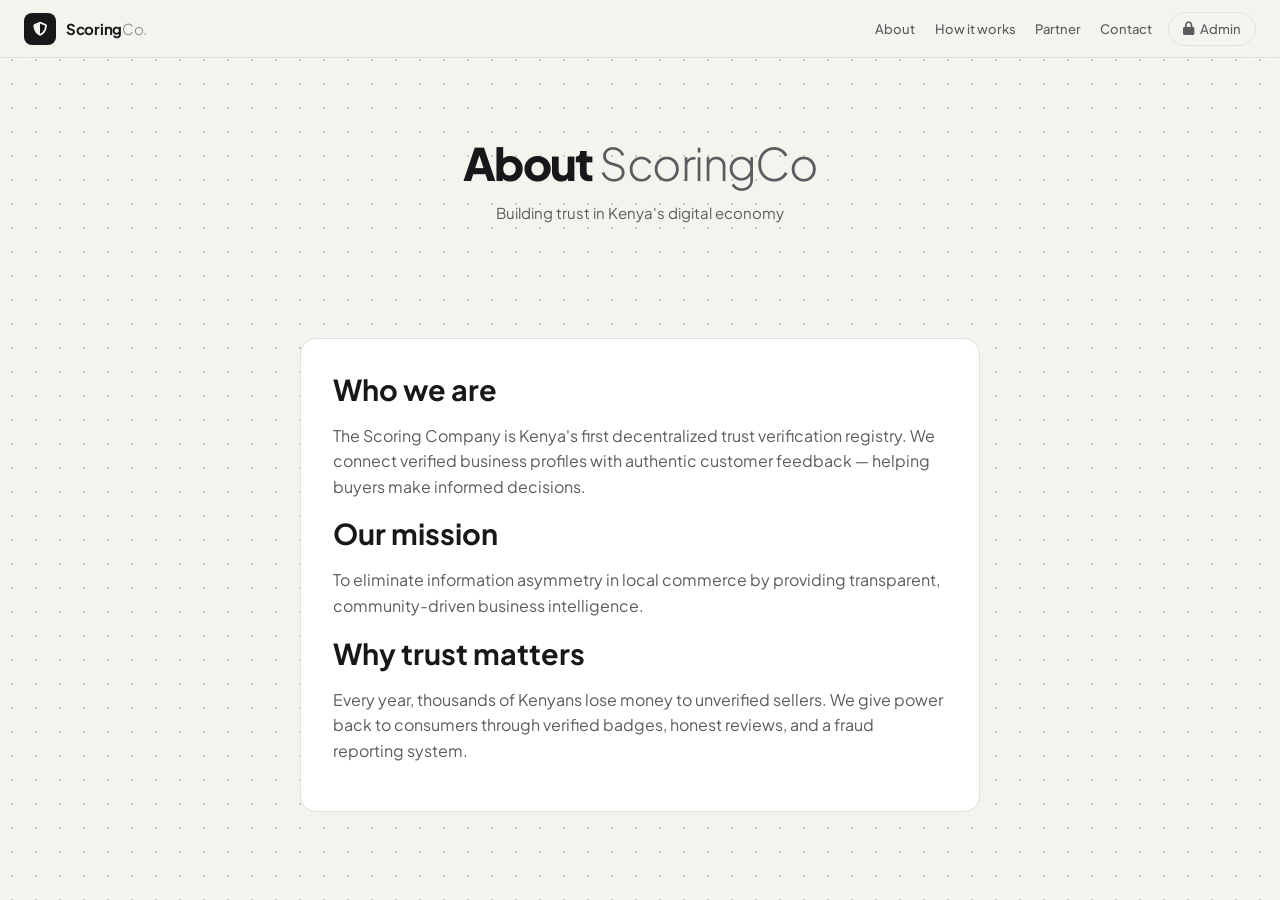
<file: about.html>
<!-- about.html -->
<!DOCTYPE html>
<html lang="en">
<head>
  <meta charset="UTF-8">
  <meta name="viewport" content="width=device-width, initial-scale=1.0">
  <title>About · The Scoring Company</title>
  <link href="https://fonts.googleapis.com/css2?family=Plus+Jakarta+Sans:wght@300;400;500;600;700;800&display=swap" rel="stylesheet">
  <link rel="stylesheet" href="https://cdnjs.cloudflare.com/ajax/libs/font-awesome/6.4.0/css/all.min.css">
  <link rel="stylesheet" href="style.css">
  <style>
    .page-content { background: var(--surface); border-radius: var(--r-lg); border: 1px solid var(--border); padding: 2rem; margin-top: 2rem; }
    .page-content h2 { font-size: 1.8rem; font-weight: 700; margin-bottom: 1rem; }
    .page-content p { margin-bottom: 1rem; color: var(--text-2); line-height: 1.6; }
  </style>
</head>
<body>
<header class="hdr"><a class="logo" href="index.html"><div class="logo-mark"><i class="fas fa-shield-halved"></i></div><span class="logo-text">Scoring<span>Co.</span></span></a>
  <nav class="nav-links"><a href="about.html" class="nav-link">About</a><a href="how-it-works.html" class="nav-link">How it works</a><a href="partner.html" class="nav-link">Partner</a><a href="contact.html" class="nav-link">Contact</a></nav>
  <div class="hdr-right"><a href="admin.html"><button class="btn-ghost"><i class="fas fa-lock"></i> Admin</button></a></div>
</header>
<main class="wrap"><div class="hero"><h1>About <em>ScoringCo</em></h1><p>Building trust in Kenya's digital economy</p></div>
<div class="page-content"><h2>Who we are</h2><p>The Scoring Company is Kenya's first decentralized trust verification registry. We connect verified business profiles with authentic customer feedback — helping buyers make informed decisions.</p>
<h2>Our mission</h2><p>To eliminate information asymmetry in local commerce by providing transparent, community-driven business intelligence.</p>
<h2>Why trust matters</h2><p>Every year, thousands of Kenyans lose money to unverified sellers. We give power back to consumers through verified badges, honest reviews, and a fraud reporting system.</p></div>
</main>
</body>
</html>
</file>
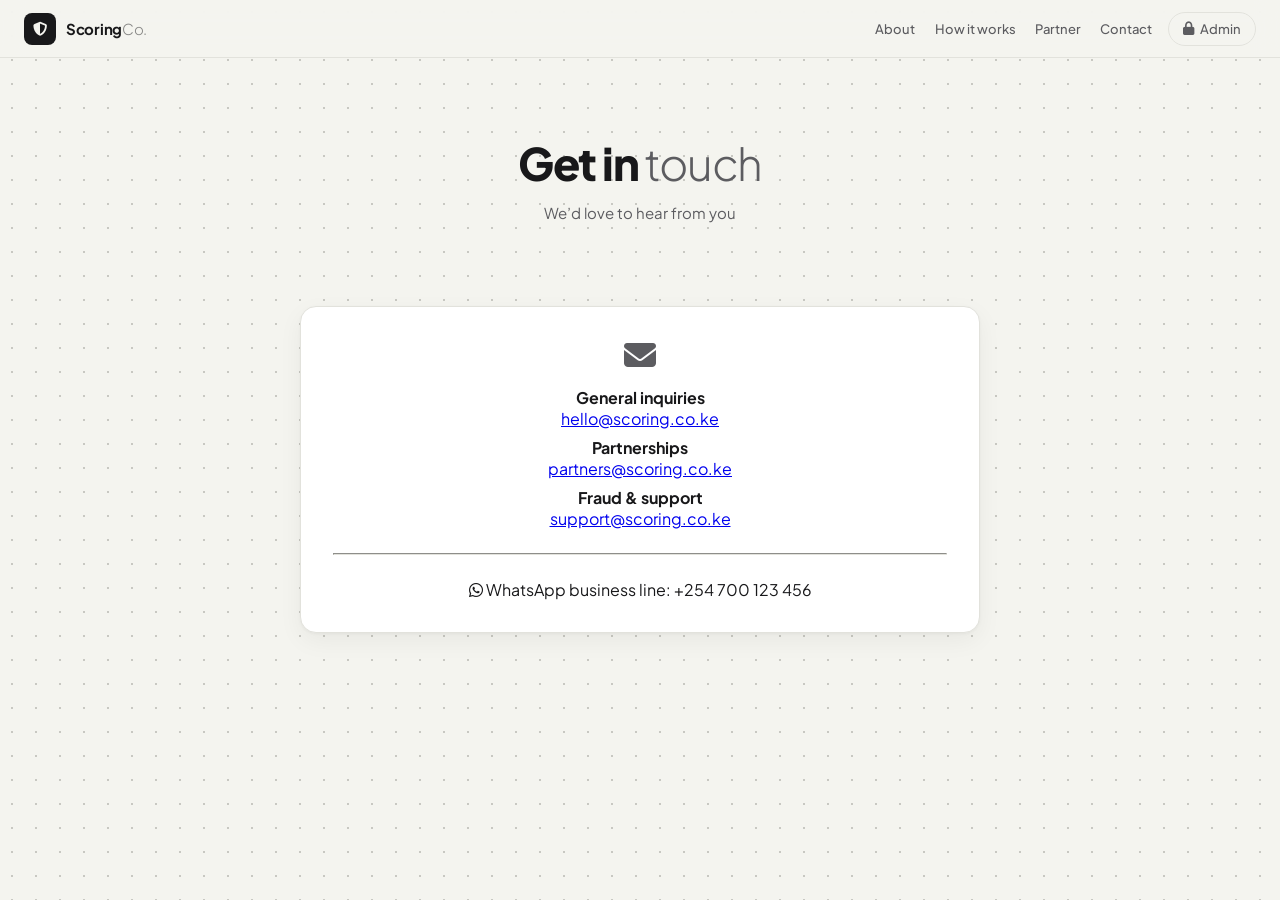
<file: contact.html>
<!-- contact.html -->
<!DOCTYPE html>
<html lang="en">
<head>
  <meta charset="UTF-8">
  <meta name="viewport" content="width=device-width, initial-scale=1.0">
  <title>Contact · The Scoring Company</title>
  <link href="https://fonts.googleapis.com/css2?family=Plus+Jakarta+Sans:wght@300;400;500;600;700;800&display=swap" rel="stylesheet">
  <link rel="stylesheet" href="https://cdnjs.cloudflare.com/ajax/libs/font-awesome/6.4.0/css/all.min.css">
  <link rel="stylesheet" href="style.css">
</head>
<body>
<header class="hdr"><a class="logo" href="index.html"><div class="logo-mark"><i class="fas fa-shield-halved"></i></div><span class="logo-text">Scoring<span>Co.</span></span></a>
  <nav class="nav-links"><a href="about.html" class="nav-link">About</a><a href="how-it-works.html" class="nav-link">How it works</a><a href="partner.html" class="nav-link">Partner</a><a href="contact.html" class="nav-link">Contact</a></nav>
  <div class="hdr-right"><a href="admin.html"><button class="btn-ghost"><i class="fas fa-lock"></i> Admin</button></a></div>
</header>
<main class="wrap"><div class="hero"><h1>Get in <em>touch</em></h1><p>We’d love to hear from you</p></div>
<div class="search-card" style="padding:2rem; text-align:center;"><i class="fas fa-envelope" style="font-size:2rem; color:var(--text-2); margin-bottom:1rem;"></i>
  <p style="margin-bottom:0.5rem;"><strong>General inquiries</strong><br><a href="mailto:hello@scoring.co.ke">hello@scoring.co.ke</a></p>
  <p style="margin-bottom:0.5rem;"><strong>Partnerships</strong><br><a href="mailto:partners@scoring.co.ke">partners@scoring.co.ke</a></p>
  <p><strong>Fraud & support</strong><br><a href="mailto:support@scoring.co.ke">support@scoring.co.ke</a></p>
  <hr style="margin:1.5rem 0; border-color:var(--border);"><p><i class="fab fa-whatsapp"></i> WhatsApp business line: +254 700 123 456</p></div>
</main>
</body>
</html>
</file>
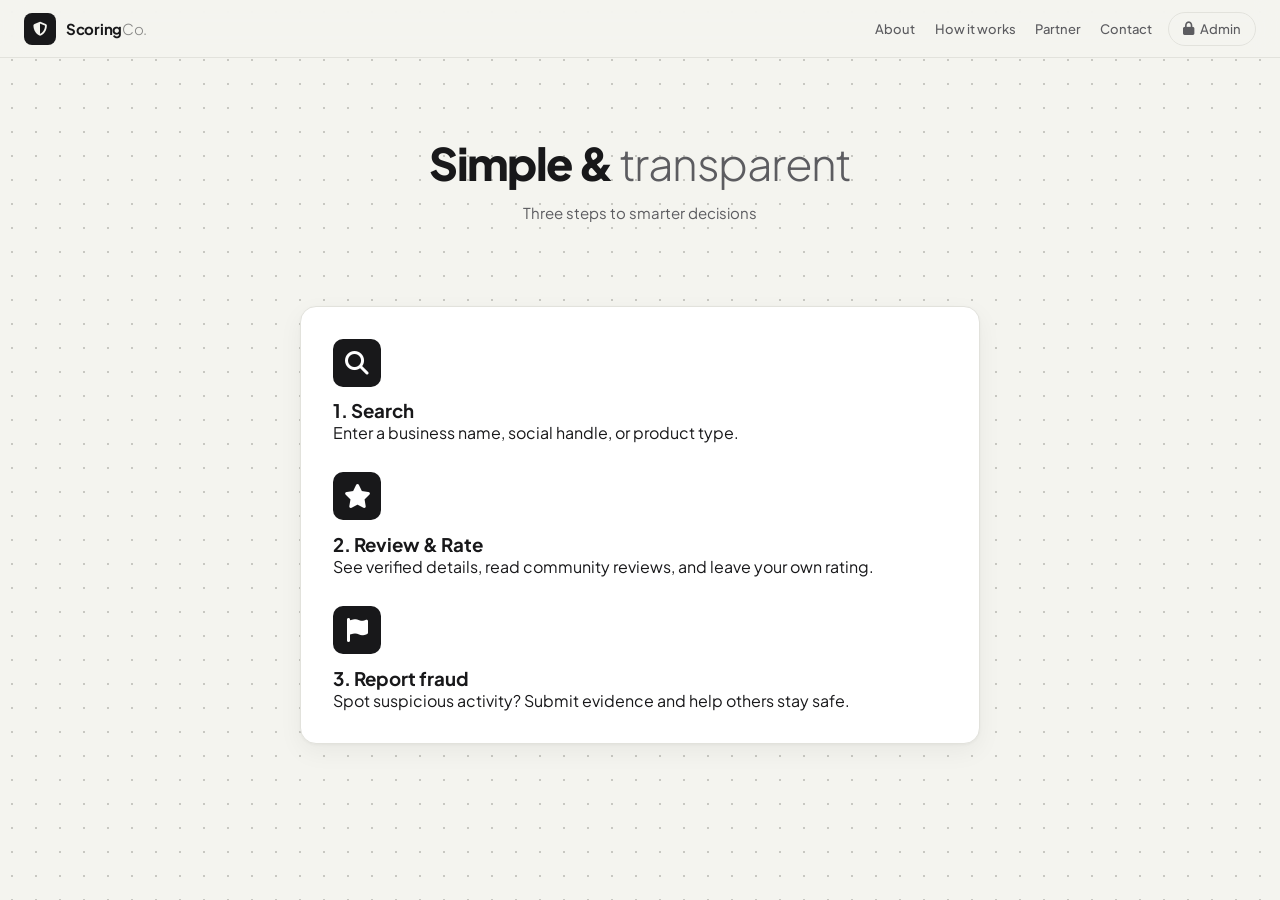
<file: how-it-works.html>
<!-- how-it-works.html -->
<!DOCTYPE html>
<html lang="en">
<head>
  <meta charset="UTF-8">
  <meta name="viewport" content="width=device-width, initial-scale=1.0">
  <title>How it works · The Scoring Company</title>
  <link href="https://fonts.googleapis.com/css2?family=Plus+Jakarta+Sans:wght@300;400;500;600;700;800&display=swap" rel="stylesheet">
  <link rel="stylesheet" href="https://cdnjs.cloudflare.com/ajax/libs/font-awesome/6.4.0/css/all.min.css">
  <link rel="stylesheet" href="style.css">
</head>
<body>
<header class="hdr"><a class="logo" href="index.html"><div class="logo-mark"><i class="fas fa-shield-halved"></i></div><span class="logo-text">Scoring<span>Co.</span></span></a>
  <nav class="nav-links"><a href="about.html" class="nav-link">About</a><a href="how-it-works.html" class="nav-link">How it works</a><a href="partner.html" class="nav-link">Partner</a><a href="contact.html" class="nav-link">Contact</a></nav>
  <div class="hdr-right"><a href="admin.html"><button class="btn-ghost"><i class="fas fa-lock"></i> Admin</button></a></div>
</header>
<main class="wrap"><div class="hero"><h1>Simple & <em>transparent</em></h1><p>Three steps to smarter decisions</p></div>
<div class="search-card" style="padding:2rem;"><div style="display:flex; flex-direction:column; gap:1.8rem;"><div><i class="fas fa-search" style="font-size:24px; background:var(--text); color:var(--surface); width:48px; height:48px; display:inline-flex; align-items:center; justify-content:center; border-radius:var(--r); margin-bottom:0.8rem;"></i><h3>1. Search</h3><p>Enter a business name, social handle, or product type.</p></div><div><i class="fas fa-star" style="font-size:24px; background:var(--text); color:var(--surface); width:48px; height:48px; display:inline-flex; align-items:center; justify-content:center; border-radius:var(--r); margin-bottom:0.8rem;"></i><h3>2. Review & Rate</h3><p>See verified details, read community reviews, and leave your own rating.</p></div><div><i class="fas fa-flag" style="font-size:24px; background:var(--text); color:var(--surface); width:48px; height:48px; display:inline-flex; align-items:center; justify-content:center; border-radius:var(--r); margin-bottom:0.8rem;"></i><h3>3. Report fraud</h3><p>Spot suspicious activity? Submit evidence and help others stay safe.</p></div></div></div>
</main>
</body>
</html>
</file>
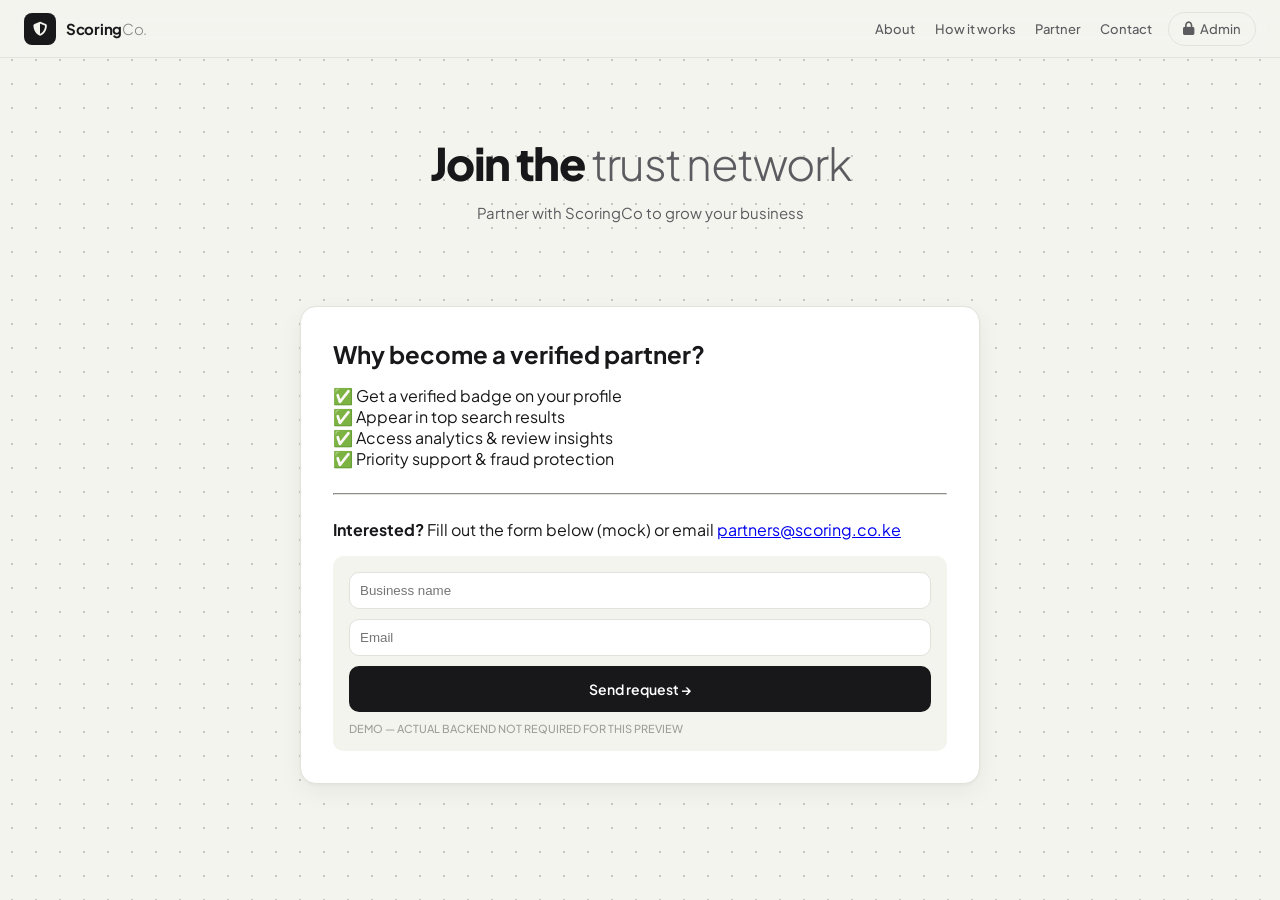
<file: partner.html>
<!-- partner.html -->
<!DOCTYPE html>
<html lang="en">
<head>
  <meta charset="UTF-8">
  <meta name="viewport" content="width=device-width, initial-scale=1.0">
  <title>Become a partner · The Scoring Company</title>
  <link href="https://fonts.googleapis.com/css2?family=Plus+Jakarta+Sans:wght@300;400;500;600;700;800&display=swap" rel="stylesheet">
  <link rel="stylesheet" href="https://cdnjs.cloudflare.com/ajax/libs/font-awesome/6.4.0/css/all.min.css">
  <link rel="stylesheet" href="style.css">
</head>
<body>
<header class="hdr"><a class="logo" href="index.html"><div class="logo-mark"><i class="fas fa-shield-halved"></i></div><span class="logo-text">Scoring<span>Co.</span></span></a>
  <nav class="nav-links"><a href="about.html" class="nav-link">About</a><a href="how-it-works.html" class="nav-link">How it works</a><a href="partner.html" class="nav-link">Partner</a><a href="contact.html" class="nav-link">Contact</a></nav>
  <div class="hdr-right"><a href="admin.html"><button class="btn-ghost"><i class="fas fa-lock"></i> Admin</button></a></div>
</header>
<main class="wrap"><div class="hero"><h1>Join the <em>trust network</em></h1><p>Partner with ScoringCo to grow your business</p></div>
<div class="search-card" style="padding:2rem;"><h2 style="margin-bottom:1rem;">Why become a verified partner?</h2><p>✅ Get a verified badge on your profile<br>✅ Appear in top search results<br>✅ Access analytics & review insights<br>✅ Priority support & fraud protection</p>
<hr style="margin:1.5rem 0; border-color:var(--border);"><p style="margin-bottom:1rem;"><strong>Interested?</strong> Fill out the form below (mock) or email <a href="mailto:partners@scoring.co.ke">partners@scoring.co.ke</a></p>
<div style="background:var(--bg); padding:1rem; border-radius:var(--r);"><input type="text" placeholder="Business name" style="width:100%; padding:10px; margin-bottom:10px; border:1px solid var(--border); border-radius:var(--r);"><input type="email" placeholder="Email" style="width:100%; padding:10px; margin-bottom:10px; border:1px solid var(--border); border-radius:var(--r);"><button class="btn-search" style="width:100%; justify-content:center;">Send request →</button><p class="stat-l" style="margin-top:10px;">Demo — actual backend not required for this preview</p></div></div>
</main>
</body>
</html>
</file>
<file: style.css>
/* style.css */
:root {
  --bg: #F4F4EF;
  --surface: #FFFFFF;
  --raised: #FEFEFE;
  --border: #E2E2DC;
  --border-2: #CECEC8;
  --text: #18181A;
  --text-2: #5C5C60;
  --text-3: #A0A09A;
  --green: #15803D;
  --green-bg: #F0FDF4;
  --green-b: #BBF7D0;
  --red: #DC2626;
  --red-bg: #FEF2F2;
  --red-b: #FECACA;
  --amber: #B45309;
  --amber-bg: #FFFBEB;
  --r: 10px;
  --r-lg: 16px;
  --r-pill: 999px;
}

*, *::before, *::after { box-sizing: border-box; margin: 0; padding: 0; }

body {
  font-family: 'Plus Jakarta Sans', sans-serif;
  background-color: var(--bg);
  background-image: radial-gradient(circle, #C8C8C2 1px, transparent 1px);
  background-size: 24px 24px;
  color: var(--text);
  min-height: 100vh;
  -webkit-font-smoothing: antialiased;
}

/* Header + Navigation */
.hdr {
  background: rgba(244,244,239,0.88);
  backdrop-filter: blur(12px);
  border-bottom: 1px solid var(--border);
  position: sticky; top: 0; z-index: 200;
  padding: 0 1.5rem;
  height: 58px;
  display: flex; align-items: center; justify-content: space-between;
  gap: 1rem;
}

.nav-links {
  display: flex;
  gap: 1.2rem;
  margin-left: auto;
}
.nav-link {
  text-decoration: none;
  font-size: 13px;
  font-weight: 500;
  color: var(--text-2);
  transition: color 0.18s;
}
.nav-link:hover { color: var(--text); }

.logo {
  display: flex; align-items: center; gap: 10px;
  text-decoration: none; color: inherit;
}
.logo-mark {
  width: 32px; height: 32px; border-radius: 8px;
  background: var(--text);
  display: flex; align-items: center; justify-content: center;
}
.logo-mark i { color: var(--bg); font-size: 14px; }
.logo-text { font-size: 15px; font-weight: 700; letter-spacing: -0.02em; }
.logo-text span { font-weight: 300; opacity: 0.5; }

.hdr-right { display: flex; align-items: center; gap: 8px; }
.btn-ghost {
  background: transparent; border: 1px solid var(--border);
  color: var(--text-2); font-family: inherit; font-size: 13px; font-weight: 500;
  padding: 0 14px; height: 34px; border-radius: var(--r-pill);
  cursor: pointer; transition: all .18s;
  display: inline-flex; align-items: center; gap: 6px;
}
.btn-ghost:hover { background: var(--surface); border-color: var(--border-2); color: var(--text); }

.wrap { max-width: 720px; margin: 0 auto; padding: 3rem 1.25rem 5rem; }

.hero { text-align: center; padding: 2rem 1rem 2.5rem; }
.hero-eyebrow {
  display: inline-flex; align-items: center; gap: 6px;
  background: var(--green-bg); border: 1px solid var(--green-b);
  color: var(--green); font-size: 12px; font-weight: 600;
  text-transform: uppercase; padding: 5px 12px; border-radius: var(--r-pill);
  margin-bottom: 1.25rem;
}
.hero h1 {
  font-size: clamp(1.9rem, 5vw, 2.8rem);
  font-weight: 800; letter-spacing: -0.035em; line-height: 1.1;
  margin-bottom: 0.85rem;
}
.hero h1 em { font-style: normal; color: var(--text-2); font-weight: 300; }
.hero p { font-size: 15px; color: var(--text-2); max-width: 420px; margin: 0 auto 2.5rem; line-height: 1.65; }

.search-card {
  background: var(--surface);
  border: 1px solid var(--border);
  border-radius: var(--r-lg);
  box-shadow: 0 1px 3px rgba(0,0,0,.04), 0 8px 24px rgba(0,0,0,.05);
  overflow: hidden;
}
/* Additional styles for new vendor detail sections */

/* Legal info blocks */
.legal-blocks, .owner-info, .phones-list, .locations-list, .payments-list, .links-list {
  display: flex;
  flex-direction: column;
  gap: 8px;
  margin-top: 6px;
}
.legal-item, .phone-item, .location-item, .payment-item {
  font-size: 13px;
  color: var(--text-2);
  display: flex;
  align-items: center;
  gap: 8px;
  flex-wrap: wrap;
}
.legal-item i, .phone-item i, .location-item i, .payment-item i {
  width: 18px;
  color: var(--text-3);
}
.doc-link, .maps-link {
  color: var(--green);
  text-decoration: none;
  font-size: 12px;
  margin-left: 4px;
}
.doc-link:hover, .maps-link:hover {
  text-decoration: underline;
}
.location-item {
  padding: 6px 0;
  border-bottom: 1px dashed var(--border);
}
.location-item:last-child {
  border-bottom: none;
}
.maps-link {
  margin-left: auto;
}

/* Certificate button and modal */
.cert-section {
  margin: 1rem 0 0.5rem;
  text-align: center;
}
.btn-cert {
  background: var(--text);
  color: var(--surface);
  border: none;
  border-radius: var(--r-pill);
  padding: 10px 20px;
  font-size: 13px;
  font-weight: 600;
  cursor: pointer;
  display: inline-flex;
  align-items: center;
  gap: 8px;
  transition: all 0.2s;
}
.btn-cert:hover {
  opacity: 0.9;
  transform: translateY(-1px);
}
.cert-mbox {
  max-width: 520px;
  text-align: center;
  padding: 0;
  overflow: hidden;
}
.cert-header {
  background: var(--text);
  color: var(--surface);
  padding: 1.2rem;
  display: flex;
  align-items: center;
  justify-content: space-between;
  gap: 12px;
}
.cert-header h2 {
  font-size: 1.3rem;
  margin: 0;
  font-weight: 700;
}
.cert-close {
  background: none;
  border: none;
  color: var(--surface);
  font-size: 24px;
  cursor: pointer;
  line-height: 1;
}
.cert-body {
  padding: 1.8rem;
}
.cert-issuer {
  color: var(--text-2);
  margin-bottom: 1.5rem;
  font-size: 13px;
}
.cert-details {
  background: var(--bg);
  border-radius: var(--r);
  padding: 1rem;
  text-align: left;
  margin: 1rem 0;
  border: 1px solid var(--border);
}
.cert-details p {
  margin: 8px 0;
  font-size: 13px;
}
.cert-status {
  color: var(--green);
  font-weight: bold;
}
.cert-seal {
  font-size: 48px;
  color: var(--green);
  margin-top: 10px;
}
.cert-footer {
  padding: 1rem;
  border-top: 1px solid var(--border);
  display: flex;
  justify-content: center;
  gap: 12px;
}
/* Enhanced certificate styles */
.cert-status-badge {
  display: inline-block;
  margin-left: 10px;
  padding: 4px 12px;
  border-radius: var(--r-pill);
  font-size: 11px;
  font-weight: 700;
  text-transform: uppercase;
}
.cert-status-badge.active {
  background: var(--green-bg);
  color: var(--green);
  border: 1px solid var(--green-b);
}
.cert-status-badge.expired {
  background: var(--red-bg);
  color: var(--red);
  border: 1px solid var(--red-b);
}
.cert-mbox-large {
  max-width: 700px;
  max-height: 85vh;
  overflow-y: auto;
}
.cert-badge {
  display: flex;
  justify-content: space-between;
  align-items: center;
  background: var(--bg);
  padding: 10px 15px;
  border-radius: var(--r);
  margin: 15px 0;
  border: 1px solid var(--border);
}
.cert-number {
  font-family: monospace;
  font-weight: bold;
  font-size: 14px;
}
.cert-status {
  font-weight: bold;
  padding: 4px 12px;
  border-radius: var(--r-pill);
}
.cert-status.active {
  background: var(--green-bg);
  color: var(--green);
}
.cert-status.expired {
  background: var(--red-bg);
  color: var(--red);
}
.cert-dates {
  display: flex;
  justify-content: space-between;
  background: var(--surface);
  padding: 8px 12px;
  border-radius: var(--r);
  font-size: 12px;
  border: 1px solid var(--border);
  margin-bottom: 20px;
}
.cert-details-full {
  text-align: left;
  margin-top: 20px;
  border-top: 1px solid var(--border);
  padding-top: 15px;
}
.cert-details-full h4 {
  font-size: 13px;
  font-weight: 700;
  margin: 12px 0 6px;
  color: var(--text-2);
  text-transform: uppercase;
  letter-spacing: 0.5px;
}
.cert-details-full p {
  margin: 5px 0;
  font-size: 12px;
  line-height: 1.4;
}
.cert-locations {
  margin: 5px 0 0 20px;
  font-size: 12px;
}
.cert-locations li {
  margin: 3px 0;
}
.cert-print-date {
  font-size: 10px;
  color: var(--text-3);
  text-align: center;
  margin-top: 20px;
  border-top: 1px dashed var(--border);
  padding-top: 12px;
}
@media print {
  .hdr, .stats, .search-card, .res-hdr, .acts, .rform, .cert-footer button, .cert-close, .btn-cert, .cert-status-badge {
    display: none !important;
  }
  .moverlay {
    position: relative;
    background: white;
    backdrop-filter: none;
  }
  .cert-mbox-large {
    max-width: 100%;
    box-shadow: none;
    border: 1px solid #ccc;
  }
}
/* Responsive touches */
@media (max-width: 560px) {
  .location-item {
    flex-direction: column;
    align-items: flex-start;
    gap: 4px;
  }
  .maps-link {
    margin-left: 0;
  }
  .cert-header h2 {
    font-size: 1rem;
  }
}
.stabs {
  display: flex; border-bottom: 1px solid var(--border);
  background: var(--bg);
}
.stab {
  flex: 1; padding: 14px 16px;
  font-family: inherit; font-size: 13.5px; font-weight: 600;
  color: var(--text-3); background: transparent; border: none;
  cursor: pointer; transition: all .18s;
  display: flex; align-items: center; justify-content: center; gap: 7px;
  border-bottom: 2px solid transparent; margin-bottom: -1px;
}
.stab.active { color: var(--text); background: var(--surface); border-bottom-color: var(--text); }
.spanel { padding: 1.4rem 1.4rem 1.5rem; display: none; }
.spanel.active { display: block; }
.chips-label {
  font-size: 11px; font-weight: 700; letter-spacing: 0.06em;
  text-transform: uppercase; color: var(--text-3);
  margin-bottom: 10px;
}
.chips { display: flex; flex-wrap: wrap; gap: 7px; margin-bottom: 1.1rem; }
.chip {
  display: inline-flex; align-items: center; gap: 5px;
  padding: 6px 13px; border-radius: var(--r-pill);
  border: 1px solid var(--border); background: var(--bg);
  color: var(--text-2); font-family: inherit; font-size: 13px; font-weight: 500;
  cursor: pointer;
}
.chip.sel { background: var(--text); color: var(--surface); border-color: var(--text); }
.s-row { display: flex; gap: 8px; }
.s-wrap { flex: 1; position: relative; }
.s-wrap i {
  position: absolute; left: 14px; top: 50%; transform: translateY(-50%);
  color: var(--text-3); font-size: 14px;
}
.s-input {
  width: 100%; height: 46px;
  padding: 0 14px 0 40px;
  background: var(--bg); border: 1px solid var(--border);
  border-radius: var(--r); color: var(--text);
  font-family: inherit; font-size: 14px;
  outline: none;
}
.s-input:focus { background: var(--surface); border-color: var(--border-2); box-shadow: 0 0 0 3px rgba(0,0,0,.06); }
.btn-search {
  height: 46px; padding: 0 22px;
  background: var(--text); color: var(--surface);
  border: none; border-radius: var(--r);
  font-family: inherit; font-size: 14px; font-weight: 600;
  cursor: pointer; display: flex; align-items: center; gap: 7px;
  white-space: nowrap;
}
.btn-search:hover { opacity: .85; transform: translateY(-1px); }

.suggestions { margin-top: 1rem; }
.sug-label { font-size: 11px; font-weight: 600; text-transform: uppercase; color: var(--text-3); margin-bottom: 8px; }
.sugs { display: flex; flex-wrap: wrap; gap: 6px; }
.sug-chip {
  padding: 5px 11px; border-radius: var(--r-pill);
  border: 1px solid var(--border); background: transparent;
  color: var(--text-2); font-family: inherit; font-size: 12.5px; cursor: pointer;
}
.sug-chip:hover { border-color: var(--text); color: var(--text); }

.stats {
  display: flex; margin: 1.6rem 0 0;
  background: var(--surface); border: 1px solid var(--border);
  border-radius: var(--r); overflow: hidden;
}
.stat { flex: 1; padding: 14px 0; text-align: center; border-right: 1px solid var(--border); }
.stat:last-child { border-right: none; }
.stat-n { font-size: 20px; font-weight: 700; line-height: 1; }
.stat-l { font-size: 11px; font-weight: 500; color: var(--text-3); text-transform: uppercase; margin-top: 4px; }

#res { margin-top: 2.5rem; display: none; }
.res-hdr { display: flex; align-items: center; justify-content: space-between; margin-bottom: 1rem; }
.res-title { font-size: 13px; font-weight: 600; color: var(--text-2); display: flex; align-items: center; gap: 8px; }
.res-count { background: var(--text); color: var(--surface); font-size: 11px; font-weight: 700; padding: 2px 8px; border-radius: var(--r-pill); }
.btn-tiny { background: transparent; border: 1px solid var(--border); color: var(--text-3); font-family: inherit; font-size: 12px; padding: 5px 12px; border-radius: var(--r-pill); cursor: pointer; }

.vcards { display: flex; flex-direction: column; gap: 10px; }
.vcard { background: var(--surface); border: 1px solid var(--border); border-radius: var(--r-lg); overflow: hidden; }
.vcard-top { padding: 1.2rem 1.3rem; display: flex; align-items: flex-start; gap: 14px; }
.vavatar { width: 48px; height: 48px; border-radius: var(--r); background: var(--text); color: var(--surface); display: flex; align-items: center; justify-content: center; font-size: 16px; font-weight: 700; flex-shrink: 0; }
.vmain { flex: 1; }
.vtag-verified { display: inline-flex; align-items: center; gap: 4px; background: var(--green-bg); border: 1px solid var(--green-b); color: var(--green); font-size: 11px; font-weight: 700; padding: 2px 9px; border-radius: var(--r-pill); text-transform: uppercase; }
.vtag-badge { font-size: 11px; font-weight: 600; background: var(--bg); border: 1px solid var(--border); padding: 2px 9px; border-radius: var(--r-pill); }
.vname { font-size: 16px; font-weight: 700; margin-bottom: 3px; }
.vdesc { font-size: 13px; color: var(--text-2); margin-bottom: 6px; }
.vstars { display: flex; align-items: center; gap: 5px; }
.star-icons { color: #D97706; font-size: 12px; }
.vexpand { width: 32px; height: 32px; border-radius: 50%; border: 1px solid var(--border); background: transparent; cursor: pointer; display: flex; align-items: center; justify-content: center; flex-shrink: 0; }
.vexpand.open { background: var(--text); border-color: var(--text); color: var(--surface); transform: rotate(180deg); }

.vdetails { border-top: 1px solid var(--border); padding: 1.2rem 1.3rem; display: none; animation: fadeSlide .22s ease; }
.vdetails.open { display: block; }
@keyframes fadeSlide { from { opacity: 0; transform: translateY(-6px); } to { opacity: 1; transform: translateY(0); } }
.det-section { margin-bottom: 1.2rem; }
.det-heading { font-size: 11px; font-weight: 700; text-transform: uppercase; letter-spacing: 0.06em; color: var(--text-3); margin-bottom: 9px; }
.socials { display: flex; flex-wrap: wrap; gap: 7px; }
.spill { display: inline-flex; align-items: center; gap: 6px; padding: 6px 13px; border-radius: var(--r-pill); border: 1px solid var(--border); background: var(--bg); color: var(--text-2); font-size: 12.5px; text-decoration: none; }
.igrids { display: grid; grid-template-columns: 1fr 1fr; gap: 8px; margin-bottom: 1.2rem; }
@media (max-width: 480px) { .igrids { grid-template-columns: 1fr; } }
.iblock { background: var(--bg); border-radius: var(--r); padding: 12px 14px; }
.iblock-label { font-size: 11px; font-weight: 700; text-transform: uppercase; color: var(--text-3); margin-bottom: 7px; }
.iblock-val { font-size: 13px; color: var(--text-2); }
.ptags { display: flex; flex-wrap: wrap; gap: 6px; margin-bottom: 1.2rem; }
.ptag { font-size: 12px; background: var(--bg); border: 1px solid var(--border); padding: 4px 11px; border-radius: var(--r-pill); }
.rev-list { display: flex; flex-direction: column; gap: 8px; margin-bottom: 1.2rem; }
.rev-item { background: var(--bg); border-radius: var(--r); padding: 12px 14px; border-left: 3px solid var(--border-2); }
.acts { display: flex; gap: 8px; flex-wrap: wrap; }
.btn-act { display: inline-flex; align-items: center; gap: 6px; padding: 9px 17px; border-radius: var(--r-pill); font-size: 13px; font-weight: 600; cursor: pointer; border: 1px solid; }
.btn-rate-act { background: var(--surface); border-color: var(--border-2); color: var(--text); }
.btn-rate-act:hover { background: var(--text); color: var(--surface); }
.btn-rep-act { background: transparent; border-color: var(--red-b); color: var(--red); }
.rform { display: none; background: var(--bg); border-radius: var(--r); padding: 1rem 1.1rem; margin-top: 10px; border: 1px solid var(--border); }
.rform.open { display: block; }
.spicker { display: flex; gap: 4px; margin-bottom: 10px; }
.spicker i { font-size: 22px; color: var(--border-2); cursor: pointer; }
.spicker i.on, .spicker i:hover { color: #D97706; }
.empty { text-align: center; padding: 3.5rem 1rem; color: var(--text-3); }
.loading { text-align: center; padding: 2.5rem; }
.spin { width: 28px; height: 28px; border-radius: 50%; border: 2px solid var(--border); border-top-color: var(--text); animation: spin .65s linear infinite; margin: 0 auto 10px; }
@keyframes spin { to { transform: rotate(360deg); } }
.moverlay { position: fixed; inset: 0; background: rgba(24,24,26,.55); backdrop-filter: blur(4px); display: flex; align-items: center; justify-content: center; z-index: 1000; }
.mbox { background: var(--surface); border-radius: var(--r-lg); max-width: 440px; width: 100%; padding: 1.6rem; }
.toast { position: fixed; bottom: 1.75rem; left: 50%; transform: translateX(-50%); background: var(--text); color: var(--surface); padding: 10px 18px; border-radius: var(--r-pill); font-size: 13.5px; z-index: 9999; display: flex; gap: 8px; animation: tIn .25s ease; }
@keyframes tIn { from { opacity:0; transform: translateX(-50%) translateY(8px); } to { opacity:1; transform: translateX(-50%) translateY(0); } }
@media (max-width: 560px) {
  .hdr { padding: 0 1rem; }
  .nav-links { gap: 0.8rem; }
  .wrap { padding: 2rem 1rem 4rem; }
  .spanel { padding: 1.1rem; }
  .s-row { flex-direction: column; }
  .btn-search { width: 100%; justify-content: center; }
}
</file>
